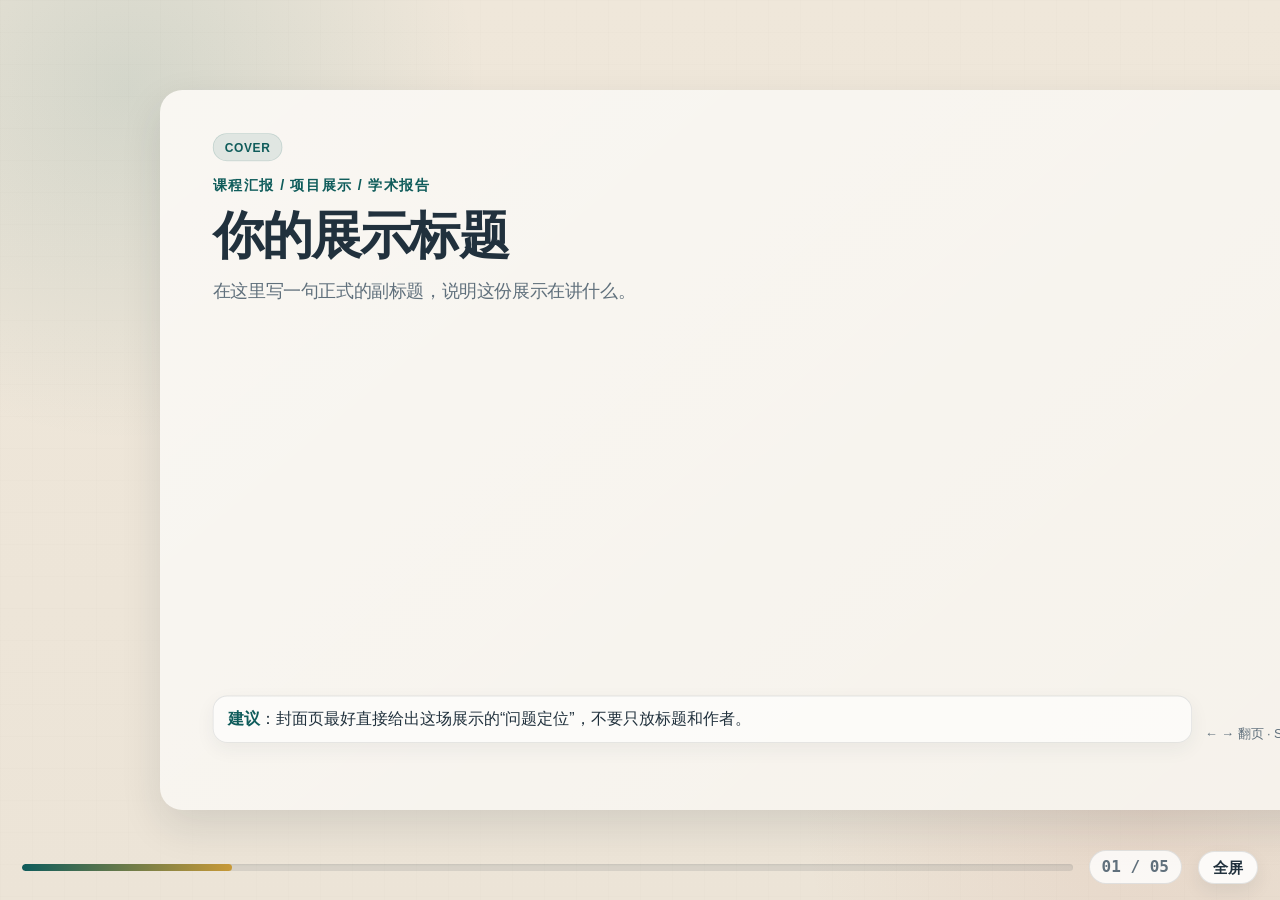
<file: For HTML Presentation/presentation-template.html>
<!DOCTYPE html>
<html lang="zh-CN">
<head>
    <meta charset="UTF-8">
    <meta name="viewport" content="width=device-width, initial-scale=1.0">
    <title>HTML Presentation Template</title>
    <link rel="stylesheet" href="styles.css">
</head>
<body>
    <!--
      HTML Presentation Template
      这是一份更简洁的演示模板：
      1. 不依赖构建工具
      2. 不使用真实图片，统一改成占位符
      3. 支持翻页、全屏、进度条、逐步显示

      使用方式：
      - 复制一个 <section class="slide"> ... </section> 作为新页
      - 给元素加 class="fragment" 可实现逐步出现
      - 把占位框改成真实图片、图表、流程图即可
    -->

    <!-- 左右点击翻页区域 -->
    <div class="nav-zone nav-zone-left" id="prevZone" aria-hidden="true"></div>
    <div class="nav-zone nav-zone-right" id="nextZone" aria-hidden="true"></div>

    <div id="viewport">
        <main id="stage">

            <!-- Slide 1: 封面页 -->
            <section class="slide active" data-title="封面">
                <header class="slide-head">
                    <div class="slide-tag">Cover</div>
                    <div class="slide-no">01 / 05</div>
                </header>

                <div class="slide-body hero">
                    <div class="hero-main">
                        <div class="hero-kicker">课程汇报 / 项目展示 / 学术报告</div>
                        <h1>你的展示标题</h1>
                        <p class="hero-subtitle">在这里写一句正式的副标题，说明这份展示在讲什么。</p>
                        <div class="hero-thesis fragment">
                            <div class="hero-thesis-label">Core Message</div>
                            <div class="hero-thesis-text">把你的核心问题、结论或价值压缩成一句能被记住的话。</div>
                        </div>
                    </div>

                    <aside class="hero-side">
                        <div class="card fragment">
                            <div class="card-label">主题</div>
                            <h3>问题域 / 课程名</h3>
                            <p>例如：多智能体系统、机器学习、课程论文汇报。</p>
                        </div>
                        <div class="card fragment">
                            <div class="card-label">关键词</div>
                            <div class="pill-list">
                                <span class="pill">keyword 1</span>
                                <span class="pill">keyword 2</span>
                                <span class="pill">keyword 3</span>
                                <span class="pill">keyword 4</span>
                            </div>
                        </div>
                    </aside>
                </div>

                <footer class="slide-foot">
                    <div class="takeaway"><strong>建议</strong>：封面页最好直接给出这场展示的“问题定位”，不要只放标题和作者。</div>
                    <div class="hint">← → 翻页 · Space 展开 · F 全屏</div>
                </footer>
            </section>

            <!-- Slide 2: 列表页 -->
            <section class="slide" data-title="问题提出">
                <header class="slide-head">
                    <div>
                        <div class="slide-tag">Part 1</div>
                        <h2 class="slide-title">问题提出页模板</h2>
                        <p class="slide-desc">这一页适合用来交代背景、说明为什么原有方法不够，或定义你真正关心的问题。</p>
                    </div>
                    <div class="slide-no">02 / 05</div>
                </header>

                <div class="slide-body two-col">
                    <div class="stack">
                        <div class="step-card fragment">
                            <div class="step-index">01</div>
                            <div>
                                <h3>先讲场景或背景</h3>
                                <p>先把听众带进问题，不要一上来就讲方法或公式。</p>
                            </div>
                        </div>
                        <div class="step-card fragment">
                            <div class="step-index">02</div>
                            <div>
                                <h3>再讲真正困难在哪里</h3>
                                <p>说明不是“不会做”，而是“为什么传统做法会遇到结构性困难”。</p>
                            </div>
                        </div>
                        <div class="step-card fragment">
                            <div class="step-index">03</div>
                            <div>
                                <h3>最后落到核心问题</h3>
                                <p>这一块建议作为承接，顺势把听众带到下一页的方法或研究脉络。</p>
                            </div>
                        </div>
                    </div>

                    <div class="stack">
                        <div class="card fragment">
                            <div class="card-label">适用写法</div>
                            <h3>左侧讲递进，右侧讲解释</h3>
                            <p>这类双栏页很适合做“现象 vs 含义”“已有做法 vs 研究缺口”“问题 vs 影响”的对照。</p>
                        </div>
                        <div class="card accent fragment">
                            <div class="card-label">注意</div>
                            <h3>不要把副标题写成给自己看的备注</h3>
                            <p>副标题应该服务听众理解，例如说明这页的作用、结论或在整场报告中的位置。</p>
                        </div>
                    </div>
                </div>
            </section>

            <!-- Slide 3: 图片/图表占位页 -->
            <section class="slide" data-title="图示解释">
                <header class="slide-head">
                    <div>
                        <div class="slide-tag">Part 2</div>
                        <h2 class="slide-title">图示页模板</h2>
                        <p class="slide-desc">这里不用真实图片，只保留占位框，方便你后续替换成论文图、实验图、流程图或截图。</p>
                    </div>
                    <div class="slide-no">03 / 05</div>
                </header>

                <div class="slide-body media-layout">
                    <div class="media-placeholder fragment" role="img" aria-label="图片占位符">
                        <div class="placeholder-title">IMAGE / CHART PLACEHOLDER</div>
                        <div class="placeholder-note">把这里替换成论文图、方法图、结果图或重绘图</div>
                    </div>

                    <div class="stack">
                        <div class="card fragment">
                            <div class="card-label">Point 1</div>
                            <h3>先讲这张图在说明什么</h3>
                            <p>不要先逐细节解释。应该先告诉听众，这张图在整场报告里承担什么作用。</p>
                        </div>
                        <div class="card fragment">
                            <div class="card-label">Point 2</div>
                            <h3>再讲最关键的结构或差异</h3>
                            <p>只挑支撑主线的部分讲，不要把复杂图完整照念一遍。</p>
                        </div>
                        <div class="card fragment">
                            <div class="card-label">Point 3</div>
                            <h3>最后落到你的结论</h3>
                            <p>用一句话讲清：这张图为什么能支持你的问题、方法或实验解释。</p>
                        </div>
                    </div>
                </div>

                <footer class="slide-foot">
                    <div class="takeaway"><strong>模板提示</strong>：复杂原图不一定要整张搬上来，很多时候裁图或重绘更适合课堂汇报。</div>
                </footer>
            </section>

            <!-- Slide 4: 并列卡片页 -->
            <section class="slide" data-title="对照结构">
                <header class="slide-head">
                    <div>
                        <div class="slide-tag">Part 3</div>
                        <h2 class="slide-title">并列对照页模板</h2>
                        <p class="slide-desc">适合用来展示研究脉络、方法模块、实验平行组，或者多个对照维度。</p>
                    </div>
                    <div class="slide-no">04 / 05</div>
                </header>

                <div class="slide-body card-grid">
                    <div class="card fragment">
                        <div class="card-label">Block A</div>
                        <h3>问题背景</h3>
                        <p>这里可以写任务背景、研究起点或第一个关键节点。</p>
                    </div>
                    <div class="card fragment">
                        <div class="card-label">Block B</div>
                        <h3>已有推进</h3>
                        <p>这里适合放相关工作、前作方法或上一阶段结论。</p>
                    </div>
                    <div class="card fragment">
                        <div class="card-label">Block C</div>
                        <h3>研究缺口</h3>
                        <p>这里写为什么前面的推进还不够，以及还缺哪一步。</p>
                    </div>
                    <div class="card accent fragment">
                        <div class="card-label">Block D</div>
                        <h3>你的切入点</h3>
                        <p>最后一块通常用来落到本文、你的方案，或者你想强调的创新。</p>
                    </div>
                </div>
            </section>

            <!-- Slide 5: 总结页 -->
            <section class="slide" data-title="总结">
                <header class="slide-head">
                    <div>
                        <div class="slide-tag">Ending</div>
                        <h2 class="slide-title">总结页模板</h2>
                        <p class="slide-desc">总结页建议提升问题层次，不建议再引入新的核心内容。</p>
                    </div>
                    <div class="slide-no">05 / 05</div>
                </header>

                <div class="slide-body ending-layout">
                    <div class="quote-card fragment">
                        在这里写一句总结句。<br>
                        建议表达“这项工作真正推进了什么”。
                    </div>

                    <div class="three-col">
                        <div class="panel fragment">
                            <h3>传统视角</h3>
                            <p>过去通常怎样理解这个问题。</p>
                        </div>
                        <div class="panel fragment">
                            <h3>本文视角</h3>
                            <p>这项工作相比前人多推进了哪一步。</p>
                        </div>
                        <div class="panel fragment">
                            <h3>最后记忆点</h3>
                            <p>听众离场后应该记住的那句话。</p>
                        </div>
                    </div>
                </div>

                <footer class="slide-foot">
                    <div class="takeaway"><strong>建议</strong>：总结页不是“复述全部内容”，而是重新定义这份工作的价值。</div>
                </footer>
            </section>
        </main>
    </div>

    <!-- 底部工具栏 -->
    <div class="toolbar">
        <div class="progress-track"><div class="progress-fill" id="progressFill"></div></div>
        <div class="page-counter" id="pageCounter">01 / 05</div>
        <button class="toolbar-btn" id="fullscreenBtn" type="button">全屏</button>
    </div>

    <script src="script.js"></script>
</body>
</html>
</file>
<file: For HTML Presentation/styles.css>
:root {
    --bg: #f3eee5;
    --paper: #fffdf9;
    --text: #21313d;
    --muted: #60707c;
    --line: rgba(33, 49, 61, 0.12);
    --primary: #0f5c5b;
    --primary-soft: rgba(15, 92, 91, 0.10);
    --accent: #b55d43;
    --accent-soft: rgba(181, 93, 67, 0.10);
    --shadow: 0 20px 50px rgba(27, 38, 47, 0.12);
    --sans: "Source Han Sans SC", "Noto Sans SC", "PingFang SC", "Microsoft YaHei", sans-serif;
    --serif: "Source Han Serif SC", "Noto Serif SC", "Songti SC", "STSong", serif;
    --mono: "Cascadia Mono", Consolas, monospace;
}

* {
    box-sizing: border-box;
}

html,
body {
    margin: 0;
    width: 100%;
    height: 100%;
    overflow: hidden;
    color: var(--text);
    font-family: var(--sans);
    background:
        radial-gradient(circle at 10% 10%, rgba(15, 92, 91, 0.12), transparent 25%),
        radial-gradient(circle at 90% 90%, rgba(181, 93, 67, 0.10), transparent 25%),
        linear-gradient(180deg, #efe7da 0%, #ece4d7 100%);
}

body::before {
    content: "";
    position: fixed;
    inset: 0;
    background-image:
        linear-gradient(rgba(33, 49, 61, 0.04) 1px, transparent 1px),
        linear-gradient(90deg, rgba(33, 49, 61, 0.04) 1px, transparent 1px);
    background-size: 32px 32px;
    opacity: 0.22;
    pointer-events: none;
}

#viewport {
    position: fixed;
    inset: 0;
    display: grid;
    place-items: center;
    overflow: hidden;
    padding-bottom: 56px;
}

#stage {
    position: relative;
    width: 1600px;
    height: 900px;
    border-radius: 28px;
    overflow: hidden;
    background: linear-gradient(140deg, rgba(255,255,255,0.52), rgba(255,255,255,0.22)), var(--bg);
    box-shadow: var(--shadow);
    transform-origin: center center;
}

.slide {
    position: absolute;
    inset: 0;
    padding: 54px 66px 84px;
    display: grid;
    grid-template-rows: auto 1fr auto;
    gap: 18px;
    opacity: 0;
    transform: translateX(42px) scale(0.985);
    pointer-events: none;
    transition: opacity 0.35s ease, transform 0.42s ease;
}

.slide.active {
    opacity: 1;
    transform: translateX(0) scale(1);
    pointer-events: auto;
}

.slide-head {
    display: flex;
    justify-content: space-between;
    align-items: flex-start;
    gap: 20px;
}

.slide-tag {
    display: inline-flex;
    align-items: center;
    padding: 8px 14px;
    border-radius: 999px;
    background: var(--primary-soft);
    border: 1px solid rgba(15, 92, 91, 0.15);
    color: var(--primary);
    font-size: 15px;
    font-weight: 800;
    letter-spacing: 0.05em;
    text-transform: uppercase;
}

.slide-no {
    font: 700 16px/1 var(--mono);
    color: var(--muted);
}

.slide-title {
    margin: 10px 0 0;
    font: 800 40px/1.12 var(--serif);
}

.slide-desc {
    margin: 10px 0 0;
    max-width: 1080px;
    color: var(--muted);
    font-size: 20px;
    line-height: 1.55;
}

.slide-body {
    min-height: 0;
    display: grid;
    gap: 18px;
}

.slide-foot {
    display: flex;
    justify-content: space-between;
    align-items: flex-end;
    gap: 16px;
}

.takeaway {
    flex: 1;
    min-width: 0;
    padding: 14px 18px;
    border-radius: 18px;
    background: rgba(255,255,255,0.62);
    border: 1px solid var(--line);
    box-shadow: 0 8px 24px rgba(33, 49, 61, 0.06);
    font-size: 20px;
    line-height: 1.45;
}

.takeaway strong {
    color: var(--primary);
}

.hint {
    max-width: 240px;
    color: var(--muted);
    font-size: 16px;
    text-align: right;
}

.hero {
    grid-template-columns: 1.18fr 0.82fr;
    gap: 24px;
}

.hero-main {
    display: grid;
    grid-template-rows: auto auto auto 1fr;
    gap: 18px;
}

.hero-kicker {
    font-size: 18px;
    font-weight: 800;
    letter-spacing: 0.08em;
    color: var(--primary);
    text-transform: uppercase;
}

.hero h1 {
    margin: 0;
    font: 800 64px/1.05 var(--serif);
    letter-spacing: -0.04em;
}

.hero-subtitle {
    margin: 0;
    color: var(--muted);
    font-size: 22px;
    line-height: 1.6;
}

.hero-thesis {
    align-self: end;
    padding: 24px 26px;
    border-radius: 28px;
    background: linear-gradient(135deg, rgba(15, 92, 91, 0.12), rgba(255,255,255,0.66));
    border: 1px solid rgba(15, 92, 91, 0.15);
    box-shadow: 0 16px 36px rgba(15, 92, 91, 0.08);
}

.hero-thesis-label {
    font-size: 14px;
    font-weight: 800;
    letter-spacing: 0.12em;
    text-transform: uppercase;
    color: var(--primary);
}

.hero-thesis-text {
    margin-top: 10px;
    font-size: 34px;
    line-height: 1.28;
    font-weight: 800;
}

.hero-side,
.stack {
    display: grid;
    gap: 16px;
}

.two-col {
    grid-template-columns: 1fr 1fr;
    gap: 22px;
}

.media-layout {
    grid-template-columns: 1.04fr 0.96fr;
    gap: 22px;
}

.card-grid {
    grid-template-columns: repeat(4, 1fr);
    gap: 16px;
}

.ending-layout {
    align-content: center;
    gap: 22px;
}

.three-col {
    display: grid;
    grid-template-columns: repeat(3, 1fr);
    gap: 16px;
}

.card,
.panel,
.step-card {
    border: 1px solid var(--line);
    background: rgba(255,255,255,0.70);
    box-shadow: 0 12px 28px rgba(33, 49, 61, 0.07);
    border-radius: 24px;
}

.card,
.panel {
    padding: 20px 22px;
}

.card {
    position: relative;
    overflow: hidden;
}

.card::before {
    content: "";
    position: absolute;
    inset: 0 auto 0 0;
    width: 6px;
    background: linear-gradient(180deg, var(--primary), rgba(15, 92, 91, 0.18));
}

.card.accent::before {
    background: linear-gradient(180deg, var(--accent), rgba(181, 93, 67, 0.18));
}

.card-label {
    margin: 0 0 8px;
    font-size: 16px;
    color: var(--muted);
    font-weight: 800;
    letter-spacing: 0.05em;
    text-transform: uppercase;
}

.card h3,
.panel h3,
.step-card h3 {
    margin: 0 0 10px;
    font-size: 26px;
    line-height: 1.24;
}

.card p,
.panel p,
.step-card p {
    margin: 0;
    font-size: 18px;
    line-height: 1.58;
    overflow-wrap: anywhere;
}

.pill-list {
    display: flex;
    flex-wrap: wrap;
    gap: 10px;
}

.pill {
    display: inline-flex;
    align-items: center;
    padding: 8px 12px;
    border-radius: 999px;
    background: rgba(255,255,255,0.74);
    border: 1px solid var(--line);
    font-size: 16px;
    font-weight: 700;
}

.step-card {
    display: grid;
    grid-template-columns: 70px 1fr;
    gap: 14px;
    align-items: center;
    padding: 18px 20px;
}

.step-index {
    width: 52px;
    height: 52px;
    border-radius: 16px;
    display: grid;
    place-items: center;
    background: var(--primary-soft);
    color: var(--primary);
    font: 800 22px/1 var(--mono);
}

.media-placeholder {
    display: grid;
    place-items: center;
    padding: 32px;
    border-radius: 28px;
    border: 2px dashed rgba(15, 92, 91, 0.28);
    background:
        linear-gradient(135deg, rgba(15, 92, 91, 0.08), rgba(255,255,255,0.54)),
        repeating-linear-gradient(
            -45deg,
            rgba(15, 92, 91, 0.02),
            rgba(15, 92, 91, 0.02) 18px,
            rgba(181, 93, 67, 0.03) 18px,
            rgba(181, 93, 67, 0.03) 36px
        );
    min-height: 100%;
    text-align: center;
    box-shadow: 0 14px 30px rgba(33, 49, 61, 0.06);
}

.placeholder-title {
    font: 800 36px/1.2 var(--mono);
    color: var(--primary);
    letter-spacing: 0.04em;
}

.placeholder-note {
    margin-top: 14px;
    max-width: 520px;
    color: var(--muted);
    font-size: 20px;
    line-height: 1.5;
}

.quote-card {
    padding: 34px 36px;
    border-radius: 34px;
    background: linear-gradient(135deg, rgba(15, 92, 91, 0.12), rgba(255,255,255,0.68));
    border: 1px solid rgba(15, 92, 91, 0.15);
    box-shadow: 0 18px 40px rgba(15, 92, 91, 0.09);
    font: 800 44px/1.36 var(--serif);
}

.toolbar {
    position: fixed;
    left: 22px;
    right: 22px;
    bottom: 16px;
    display: grid;
    grid-template-columns: 1fr auto auto;
    gap: 16px;
    align-items: center;
    z-index: 20;
    pointer-events: none;
}

.progress-track {
    height: 7px;
    border-radius: 999px;
    background: rgba(33, 49, 61, 0.10);
    overflow: hidden;
    box-shadow: inset 0 1px 2px rgba(33, 49, 61, 0.08);
}

.progress-fill {
    width: 0;
    height: 100%;
    border-radius: 999px;
    background: linear-gradient(90deg, var(--primary), #c89937);
    transition: width 0.3s ease;
}

.page-counter {
    padding: 8px 12px;
    border-radius: 999px;
    background: rgba(255,255,255,0.80);
    border: 1px solid var(--line);
    color: var(--muted);
    font: 700 16px/1 var(--mono);
}

.toolbar-btn {
    pointer-events: auto;
    cursor: pointer;
    border: 1px solid var(--line);
    background: rgba(255,255,255,0.86);
    color: var(--text);
    border-radius: 999px;
    padding: 8px 14px;
    font: 700 15px/1 var(--sans);
    box-shadow: 0 8px 18px rgba(33, 49, 61, 0.08);
}

.nav-zone {
    position: fixed;
    top: 0;
    bottom: 0;
    width: 18vw;
    z-index: 10;
    cursor: pointer;
}

.nav-zone-left { left: 0; }
.nav-zone-right { right: 0; }

.fragment {
    opacity: 0;
    transform: translateY(18px);
    transition: opacity 0.28s ease, transform 0.32s ease;
}

.fragment.revealed {
    opacity: 1;
    transform: translateY(0);
}

@media (max-width: 1200px) {
    #viewport {
        padding-bottom: 74px;
    }
}

@media print {
    body {
        overflow: visible;
    }

    .toolbar,
    .nav-zone,
    #viewport {
        display: none;
    }

    #stage {
        transform: none !important;
        box-shadow: none;
    }

    .slide {
        position: relative;
        opacity: 1;
        transform: none;
    }

    .fragment {
        opacity: 1;
        transform: none;
    }
}
</file>
